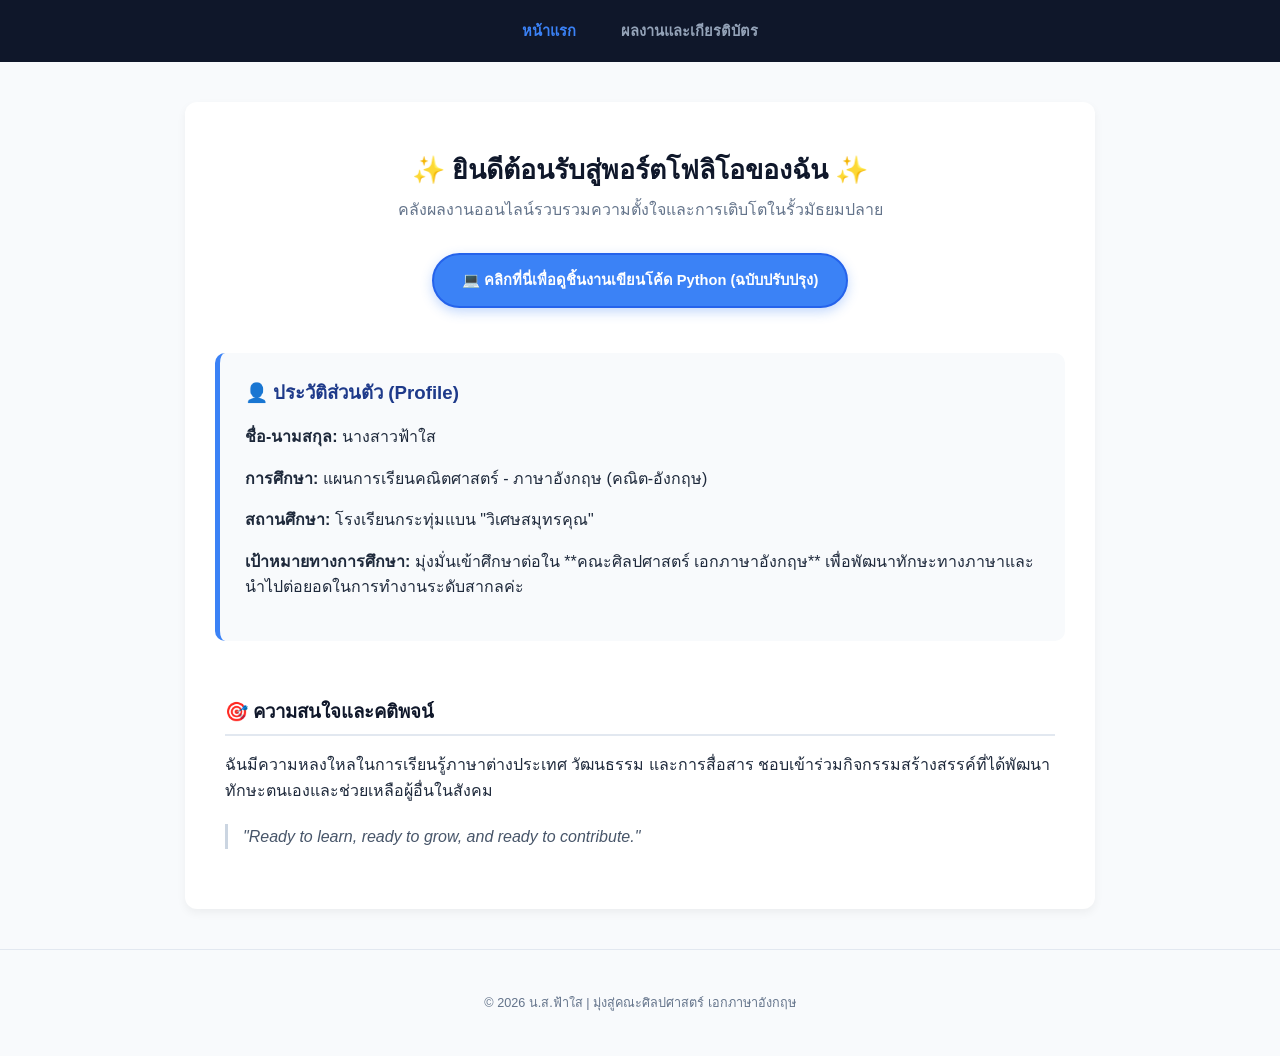
<file: index.html>
<!DOCTYPE html>
<html lang="th">
<head>
    <meta charset="UTF-8">
    <meta name="viewport" content="width=device-width, initial-scale=1.0">
    <title>หน้าแรก | พอร์ตโฟลิโอฟ้าใส</title>
    <link rel="stylesheet" href="style.css">
</head>
<body>

    <header>
        <nav>
            <a href="index.html" class="active">หน้าแรก</a>
            <a href="projects.html">ผลงานและเกียรติบัตร</a>
        </nav>
    </header>

    <main class="container">
        <div style="text-align: center; margin-bottom: 30px;">
            <h1 style="font-size: 20pt; color: #0f172a; margin-bottom: 5px;">✨ ยินดีต้อนรับสู่พอร์ตโฟลิโอของฉัน ✨</h1>
            <p style="color: #64748b; margin-top: 0;">คลังผลงานออนไลน์รวบรวมความตั้งใจและการเติบโตในรั้วมัธยมปลาย</p>
        </div>

        <div style="text-align: center; margin-bottom: 45px; margin-top: 20px;">
            <a href="projects.html#python-code-section" style="display: inline-block; background-color: #3b82f6; color: white; padding: 14px 28px; border-radius: 30px; text-decoration: none; font-weight: bold; font-size: 11pt; box-shadow: 0 4px 12px rgba(59, 130, 246, 0.3); transition: all 0.3s; border: 2px solid #2563eb;">
                💻 คลิกที่นี่เพื่อดูชิ้นงานเขียนโค้ด Python (ฉบับปรับปรุง)
            </a>
        </div>

        <section style="background: #f8fafc; padding: 25px; border-radius: 10px; border-left: 5px solid #3b82f6; margin-bottom: 30px;">
            <h2 style="margin-top: 0; color: #1e3a8a; font-size: 14pt;">👤 ประวัติส่วนตัว (Profile)</h2>
            <p><strong>ชื่อ-นามสกุล:</strong> นางสาวฟ้าใส</p>
            <p><strong>การศึกษา:</strong> แผนการเรียนคณิตศาสตร์ - ภาษาอังกฤษ (คณิต-อังกฤษ)</p>
            <p><strong>สถานศึกษา:</strong> โรงเรียนกระทุ่มแบน "วิเศษสมุทรคุณ"</p>
            <p><strong>เป้าหมายทางการศึกษา:</strong> มุ่งมั่นเข้าศึกษาต่อใน **คณะศิลปศาสตร์ เอกภาษาอังกฤษ** เพื่อพัฒนาทักษะทางภาษาและนำไปต่อยอดในการทำงานระดับสากลค่ะ</p>
        </section>

        <section style="padding: 10px;">
            <h2 style="color: #0f172a; font-size: 14pt; border-bottom: 2px solid #e2e8f0; padding-bottom: 8px;">🎯 ความสนใจและคติพจน์</h2>
            <p>ฉันมีความหลงใหลในการเรียนรู้ภาษาต่างประเทศ วัฒนธรรม และการสื่อสาร ชอบเข้าร่วมกิจกรรมสร้างสรรค์ที่ได้พัฒนาทักษะตนเองและช่วยเหลือผู้อื่นในสังคม</p>
            <blockquote style="font-style: italic; color: #475569; border-left: 3px solid #cbd5e1; padding-left: 15px; margin: 20px 0;">
                "Ready to learn, ready to grow, and ready to contribute."
            </blockquote>
        </section>
    </main>

    <footer>
        <p>© 2026 น.ส.ฟ้าใส | มุ่งสู่คณะศิลปศาสตร์ เอกภาษาอังกฤษ</p>
    </footer>

</body>
</html>
</file>
<file: style.css>
body {
    font-family: 'Segoe UI', Tahoma, Geneva, Verdana, sans-serif;
    margin: 0; 
    padding: 0;
    background-color: #f8fafc; 
    color: #1e293b;
    line-height: 1.6;
}

.container {
    max-width: 850px; 
    margin: 40px auto; 
    padding: 30px;
    background-color: #ffffff; 
    border-radius: 12px;
    box-shadow: 0 4px 10px rgba(0, 0, 0, 0.05);
}

header { 
    background-color: #0f172a; 
    padding: 18px 0; 
    text-align: center; 
}

nav a { 
    color: #94a3b8; 
    text-decoration: none; 
    margin: 0 20px; 
    font-weight: 600; 
    font-size: 11pt; 
    transition: color 0.3s; 
}

nav a:hover, nav a.active { 
    color: #3b82f6; 
}

.card { 
    background: #ffffff; 
    border: 1px solid #e2e8f0; 
    border-radius: 10px; 
    margin-top: 25px; 
    margin-bottom: 25px; 
    overflow: hidden; 
    box-shadow: 0 2px 5px rgba(0,0,0,0.02); 
}

.card-body { 
    padding: 25px; 
}

.card-body h2 { 
    font-size: 14pt; 
    margin-top: 0; 
    color: #0f172a; 
}

.card-img { 
    width: 100%; 
    height: auto; 
    max-height: 450px; 
    object-fit: contain; 
    background-color: #f8fafc; 
    display: block;
}

.tech-stack { 
    display: inline-block; 
    background-color: #eff6ff; 
    color: #1d4ed8; 
    padding: 5px 12px; 
    border-radius: 6px; 
    font-size: 9pt; 
    font-weight: 600; 
    margin-right: 8px; 
    margin-top: 10px; 
}

footer { 
    text-align: center; 
    padding: 30px; 
    color: #64748b; 
    font-size: 9.5pt; 
    border-top: 1px solid #e2e8f0; 
    margin-top: 40px; 
}
</file>
